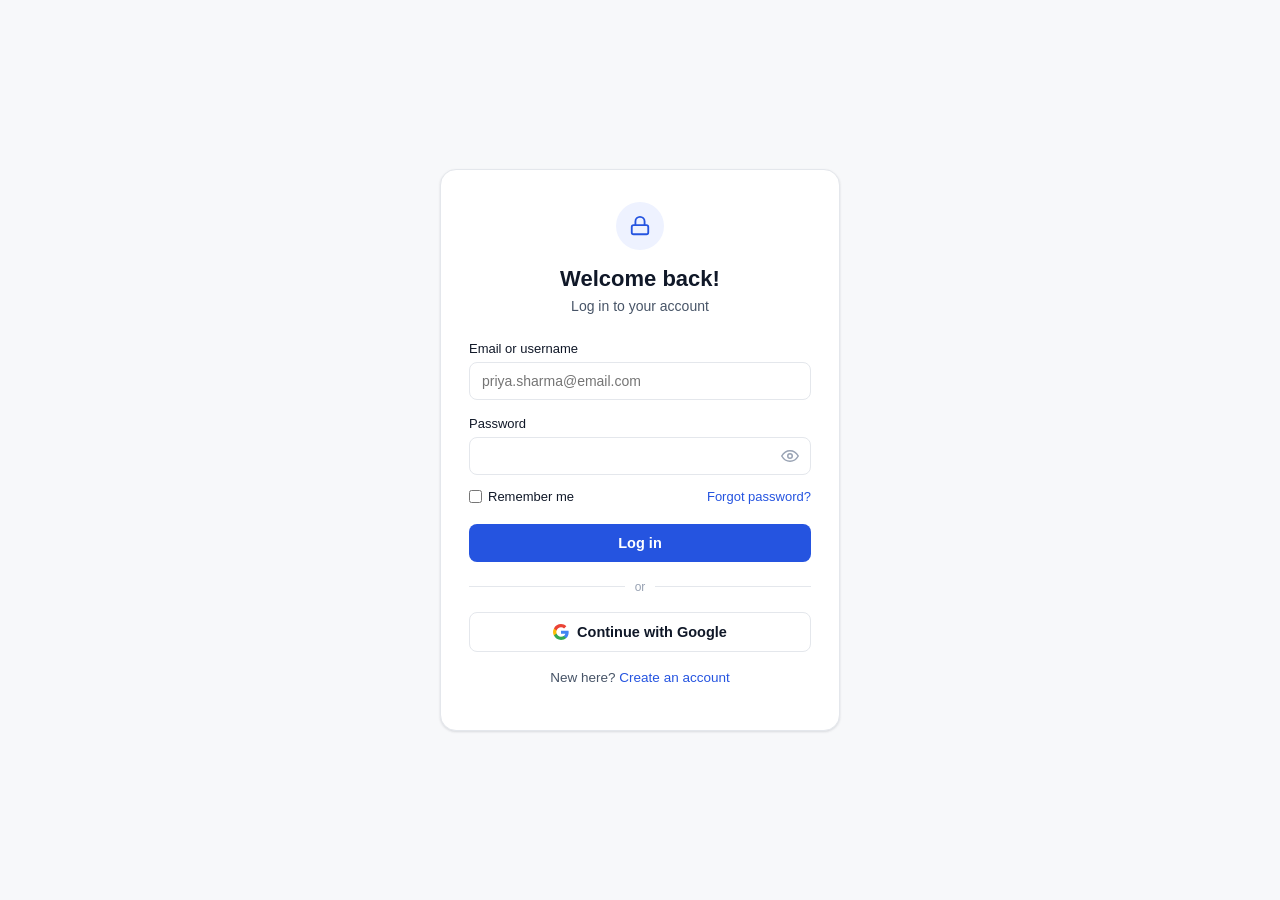
<file: index.html>
<!DOCTYPE html>
<html lang="en">
<head>
<meta charset="UTF-8" />
<meta http-equiv="refresh" content="0; url=login.html" />
<title>SecureID</title>
</head>
<body>
  <p>Redirecting to <a href="login.html">login</a>…</p>
</body>
</html>
</file>
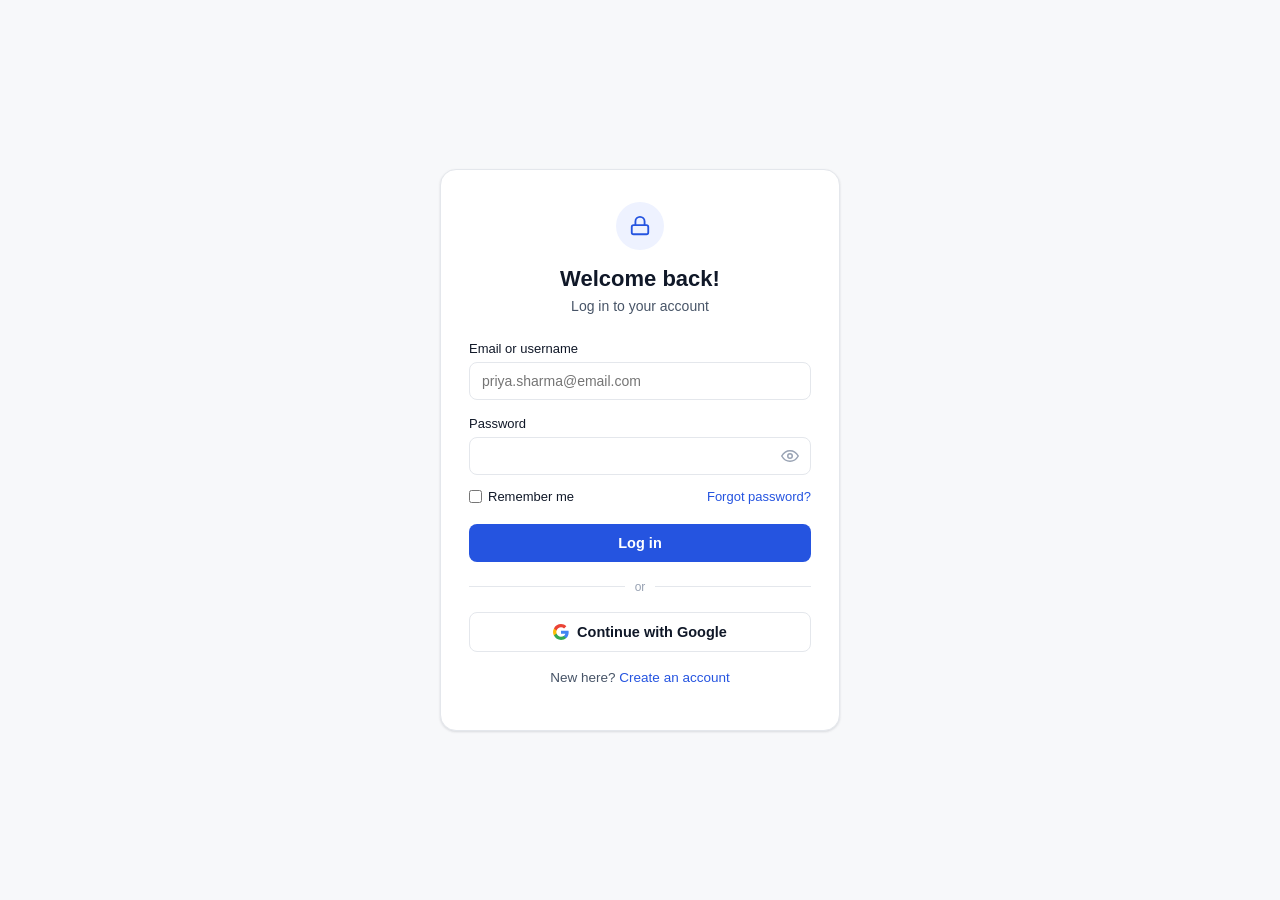
<file: dashboard.html>
<!DOCTYPE html>
<html lang="en">
<head>
<meta charset="UTF-8" />
<meta name="viewport" content="width=device-width, initial-scale=1.0" />
<title>Dashboard — SecureID</title>
<link rel="stylesheet" href="css/style.css" />
</head>
<body data-page="dashboard">
  <div class="card" style="text-align:center;">
    <div class="icon-circle success">
      <svg width="24" height="24" viewBox="0 0 24 24" fill="none" stroke="currentColor" stroke-width="2.5"><path d="M20 6 9 17l-5-5"/></svg>
    </div>
    <h1>Welcome back, <span id="welcomeName"></span>!</h1>
    <p class="subtitle">You're securely logged in.</p>
    <button type="button" class="btn btn-secondary" id="logoutBtn">Log out</button>
  </div>

  <script src="js/app.js"></script>
</body>
</html>
</file>
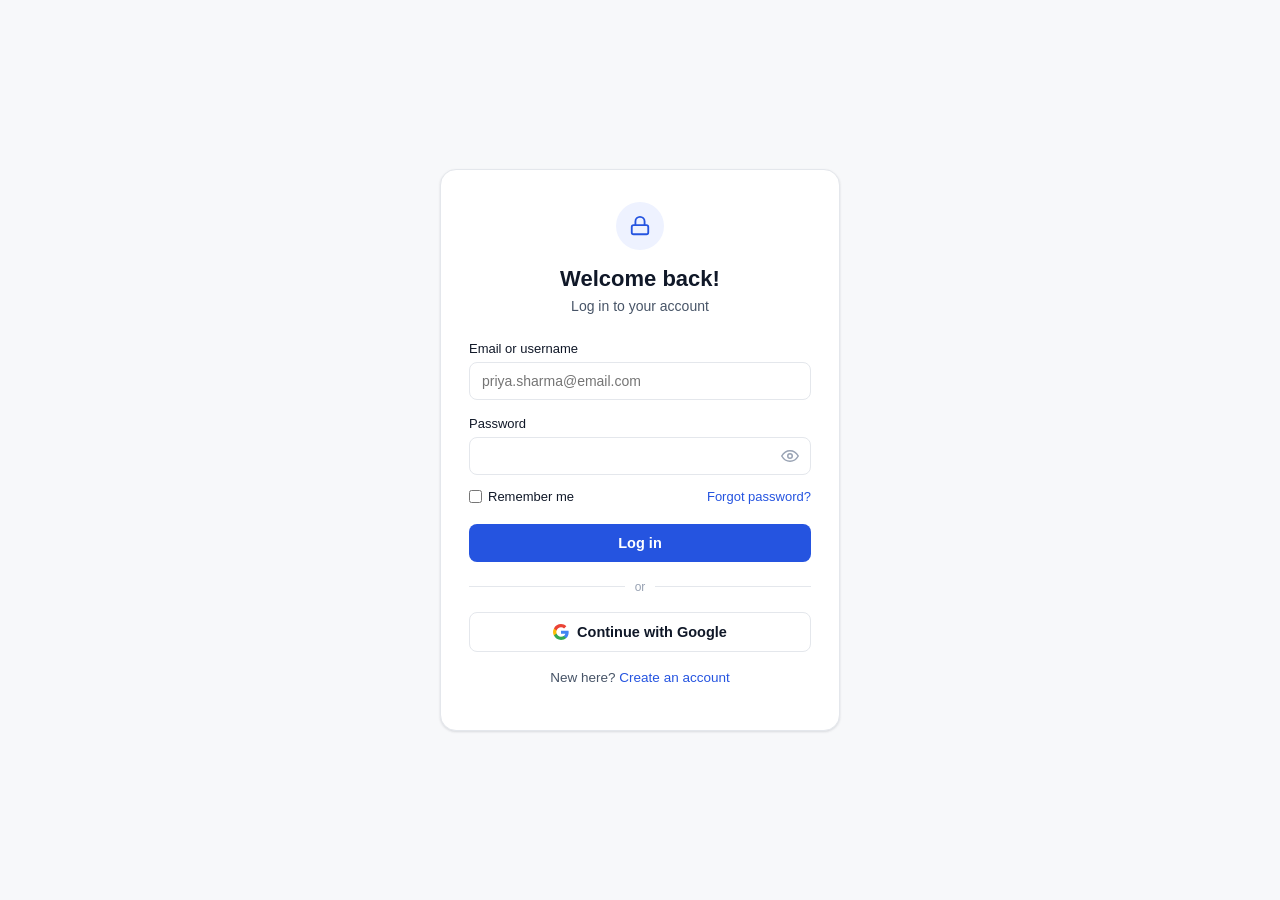
<file: login-choose-method.html>
<!DOCTYPE html>
<html lang="en">
<head>
<meta charset="UTF-8" />
<meta name="viewport" content="width=device-width, initial-scale=1.0" />
<title>Verify your identity — SecureID</title>
<link rel="stylesheet" href="css/style.css" />
</head>
<body data-page="login-choose-method">
  <div class="card">
    <div class="icon-circle">
      <svg width="22" height="22" viewBox="0 0 24 24" fill="none" stroke="currentColor" stroke-width="2"><path d="M12 2 4 5v6c0 5 3.4 9.4 8 11 4.6-1.6 8-6 8-11V5l-8-3Z"/></svg>
    </div>
    <h1>Verify your identity</h1>
    <p class="subtitle">Choose a method to continue</p>

    <div class="method-list">
      <label class="method selected" data-method="email">
        <input type="radio" name="loginMethod" checked />
        <span class="method-icon">
          <svg width="16" height="16" viewBox="0 0 24 24" fill="none" stroke="currentColor" stroke-width="2"><rect x="3" y="5" width="18" height="14" rx="2"/><path d="m3 7 9 6 9-6"/></svg>
        </span>
        <span class="method-text">
          <span class="method-title">Email OTP</span>
          <span class="method-sub">Send a code to your email</span>
        </span>
      </label>

      <label class="method" data-method="sms">
        <input type="radio" name="loginMethod" />
        <span class="method-icon">
          <svg width="16" height="16" viewBox="0 0 24 24" fill="none" stroke="currentColor" stroke-width="2"><path d="M21 15a2 2 0 0 1-2 2H7l-4 4V5a2 2 0 0 1 2-2h14a2 2 0 0 1 2 2Z"/></svg>
        </span>
        <span class="method-text">
          <span class="method-title">SMS OTP</span>
          <span class="method-sub">Send a code to your phone</span>
        </span>
      </label>

      <label class="method" data-method="authenticator">
        <input type="radio" name="loginMethod" />
        <span class="method-icon">
          <svg width="16" height="16" viewBox="0 0 24 24" fill="none" stroke="currentColor" stroke-width="2"><rect x="5" y="2" width="14" height="20" rx="2"/><path d="M9 18h6"/></svg>
        </span>
        <span class="method-text">
          <span class="method-title">Authenticator app</span>
          <span class="method-sub">Use the code from your app</span>
        </span>
      </label>
    </div>

    <button type="button" class="btn btn-primary" id="continueBtn">Continue</button>
  </div>

  <script src="js/app.js"></script>
</body>
</html>
</file>
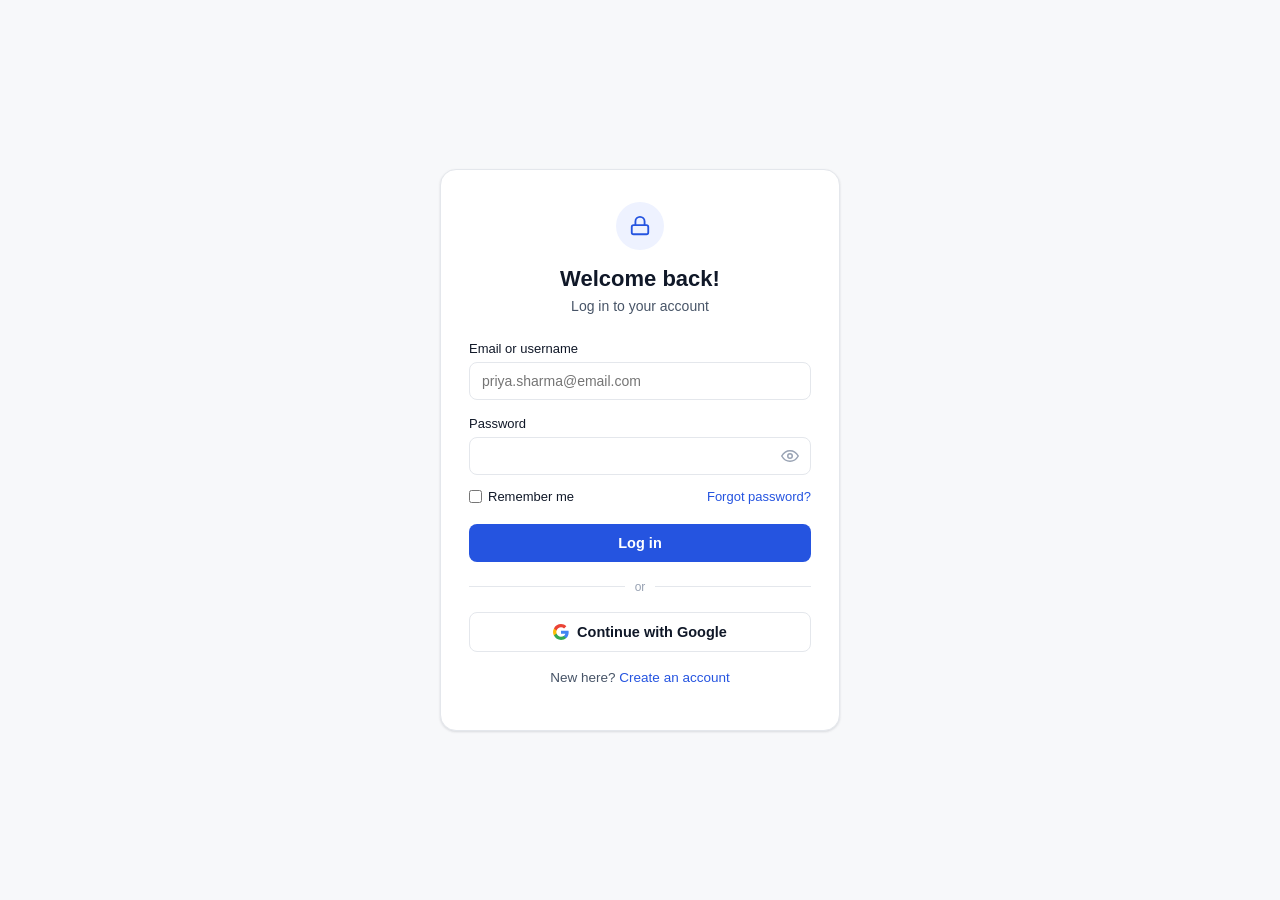
<file: login-otp.html>
<!DOCTYPE html>
<html lang="en">
<head>
<meta charset="UTF-8" />
<meta name="viewport" content="width=device-width, initial-scale=1.0" />
<title>Enter your code — SecureID</title>
<link rel="stylesheet" href="css/style.css" />
</head>
<body data-page="login-otp">
  <div class="card">
    <div class="icon-circle">
      <svg width="22" height="22" viewBox="0 0 24 24" fill="none" stroke="currentColor" stroke-width="2"><rect x="3" y="11" width="18" height="10" rx="2"/><path d="M7 11V7a5 5 0 0 1 10 0v4"/></svg>
    </div>
    <h1>Enter your code</h1>
    <p class="subtitle">Sent to <strong id="destination"></strong></p>

    <div class="demo-banner" id="demoBanner"></div>
    <div class="otp-banner" id="otpBanner" style="display:none;"></div>

    <div class="otp-row">
      <input type="text" inputmode="numeric" maxlength="1" />
      <input type="text" inputmode="numeric" maxlength="1" />
      <input type="text" inputmode="numeric" maxlength="1" />
      <input type="text" inputmode="numeric" maxlength="1" />
      <input type="text" inputmode="numeric" maxlength="1" />
      <input type="text" inputmode="numeric" maxlength="1" />
    </div>

    <div class="otp-status" id="otpStatus"></div>
    <button type="button" class="resend-btn" id="resendBtn">Resend code</button>

    <button type="button" class="btn btn-primary" id="continueBtn">Log in</button>

    <p class="resend-row" id="resendRow">
      Didn't receive the code?
      <a href="#" id="resendLink">Resend code<span id="resendTimer"></span></a>
    </p>
  </div>

  <script src="js/app.js"></script>
</body>
</html>
</file>
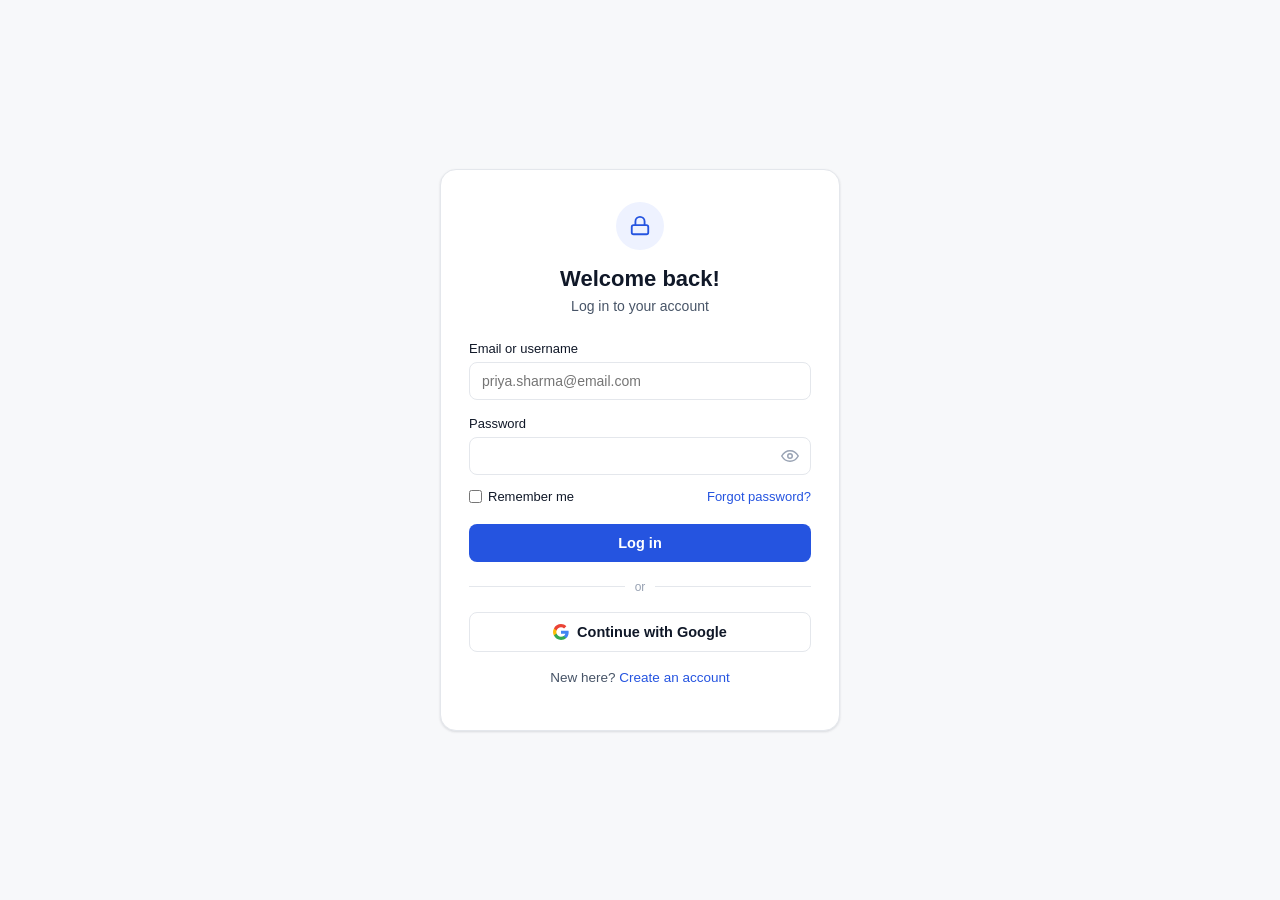
<file: login.html>
<!DOCTYPE html>
<html lang="en">
<head>
<meta charset="UTF-8" />
<meta name="viewport" content="width=device-width, initial-scale=1.0" />
<title>Welcome back — SecureID</title>
<link rel="stylesheet" href="css/style.css" />
</head>
<body data-page="login">
  <div class="card">
    <div class="icon-circle" id="loginIcon">
      <svg width="22" height="22" viewBox="0 0 24 24" fill="none" stroke="currentColor" stroke-width="2"><rect x="3" y="11" width="18" height="10" rx="2"/><path d="M7 11V7a5 5 0 0 1 10 0v4"/></svg>
    </div>
    <h1>Welcome back!</h1>
    <p class="subtitle">Log in to your account</p>

    <form id="loginForm" novalidate>
      <label for="email">Email or username</label>
      <input type="email" id="email" name="email" placeholder="priya.sharma@email.com" autocomplete="username" />

      <label for="password">Password</label>
      <div class="password-wrap">
        <input type="password" id="password" name="password" autocomplete="current-password" />
        <button type="button" class="toggle-visibility" data-target="password" aria-label="Show password">
          <svg width="18" height="18" viewBox="0 0 24 24" fill="none" stroke="currentColor" stroke-width="2"><path d="M1 12s4-7 11-7 11 7 11 7-4 7-11 7-11-7-11-7Z"/><circle cx="12" cy="12" r="3"/></svg>
        </button>
      </div>
      <div class="error-text" id="err-password"></div>

      <div style="display:flex;justify-content:space-between;align-items:center;margin-top:14px;font-size:13px;">
        <label style="display:flex;align-items:center;gap:6px;margin:0;font-weight:400;">
          <input type="checkbox" id="remember" style="margin:0;" /> Remember me
        </label>
        <a href="#" style="color:var(--blue-600);text-decoration:none;">Forgot password?</a>
      </div>

      <button type="submit" class="btn btn-primary">Log in</button>
    </form>

    <div class="divider">or</div>

    <button type="button" class="btn btn-secondary" onclick="alert('Google sign-in is not wired up in this demo.')">
      <svg width="16" height="16" viewBox="0 0 24 24"><path fill="#4285F4" d="M23.5 12.3c0-.8-.1-1.6-.2-2.3H12v4.5h6.5c-.3 1.5-1.1 2.7-2.4 3.6v3h3.9c2.3-2.1 3.5-5.2 3.5-8.8Z"/><path fill="#34A853" d="M12 24c3.2 0 6-1.1 7.9-2.9l-3.9-3c-1.1.7-2.4 1.1-4 1.1-3.1 0-5.7-2.1-6.6-4.9H1.4v3.1C3.3 21.3 7.3 24 12 24Z"/><path fill="#FBBC05" d="M5.4 14.3c-.2-.7-.4-1.5-.4-2.3s.1-1.6.4-2.3V6.6H1.4A12 12 0 0 0 0 12c0 1.9.5 3.8 1.4 5.4l4-3.1Z"/><path fill="#EA4335" d="M12 4.8c1.8 0 3.4.6 4.6 1.8l3.4-3.4C18 1.2 15.2 0 12 0 7.3 0 3.3 2.7 1.4 6.6l4 3.1C6.3 6.9 8.9 4.8 12 4.8Z"/></svg>
      Continue with Google
    </button>

    <p class="footer-link">New here? <a href="register.html">Create an account</a></p>
  </div>

  <script src="js/app.js"></script>
</body>
</html>
</file>
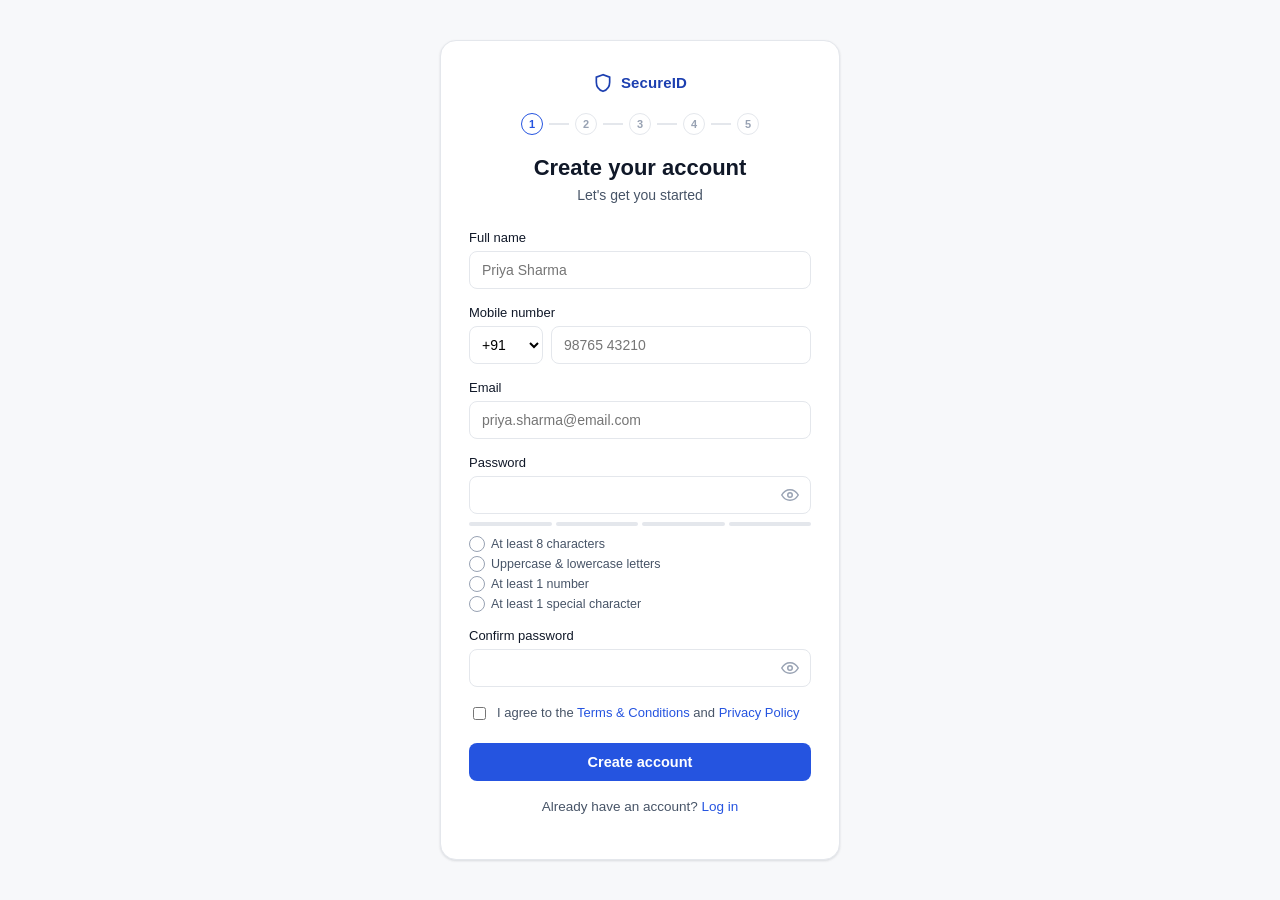
<file: mfa-setup.html>
<!DOCTYPE html>
<html lang="en">
<head>
<meta charset="UTF-8" />
<meta name="viewport" content="width=device-width, initial-scale=1.0" />
<title>Set up Multi-Factor Auth — SecureID</title>
<link rel="stylesheet" href="css/style.css" />
</head>
<body data-page="mfa-setup">
  <div class="card">
    <div class="stepper" id="stepper"></div>
    <div class="icon-circle">
      <svg width="22" height="22" viewBox="0 0 24 24" fill="none" stroke="currentColor" stroke-width="2"><rect x="3" y="11" width="18" height="10" rx="2"/><path d="M7 11V7a5 5 0 0 1 10 0v4"/></svg>
    </div>
    <h1>Set up Multi-Factor Auth</h1>
    <p class="subtitle">Choose how you'd like to protect your account</p>

    <div class="method-list">
      <label class="method selected" data-method="authenticator">
        <input type="radio" name="mfaMethod" checked />
        <span class="method-icon">
          <svg width="16" height="16" viewBox="0 0 24 24" fill="none" stroke="currentColor" stroke-width="2"><rect x="5" y="2" width="14" height="20" rx="2"/><path d="M9 18h6"/></svg>
        </span>
        <span class="method-text">
          <span class="method-title">Authenticator app</span>
          <span class="method-sub">Use Google Authenticator or a similar app</span>
        </span>
      </label>

      <label class="method" data-method="sms">
        <input type="radio" name="mfaMethod" />
        <span class="method-icon">
          <svg width="16" height="16" viewBox="0 0 24 24" fill="none" stroke="currentColor" stroke-width="2"><path d="M21 15a2 2 0 0 1-2 2H7l-4 4V5a2 2 0 0 1 2-2h14a2 2 0 0 1 2 2Z"/></svg>
        </span>
        <span class="method-text">
          <span class="method-title">SMS authentication</span>
          <span class="method-sub">Get a code by text message</span>
        </span>
      </label>

      <label class="method" data-method="email">
        <input type="radio" name="mfaMethod" />
        <span class="method-icon">
          <svg width="16" height="16" viewBox="0 0 24 24" fill="none" stroke="currentColor" stroke-width="2"><rect x="3" y="5" width="18" height="14" rx="2"/><path d="m3 7 9 6 9-6"/></svg>
        </span>
        <span class="method-text">
          <span class="method-title">Email authentication</span>
          <span class="method-sub">Get a code by email</span>
        </span>
      </label>
    </div>

    <button type="button" class="btn btn-primary" id="continueBtn">Continue</button>
  </div>

  <script src="js/app.js"></script>
</body>
</html>
</file>
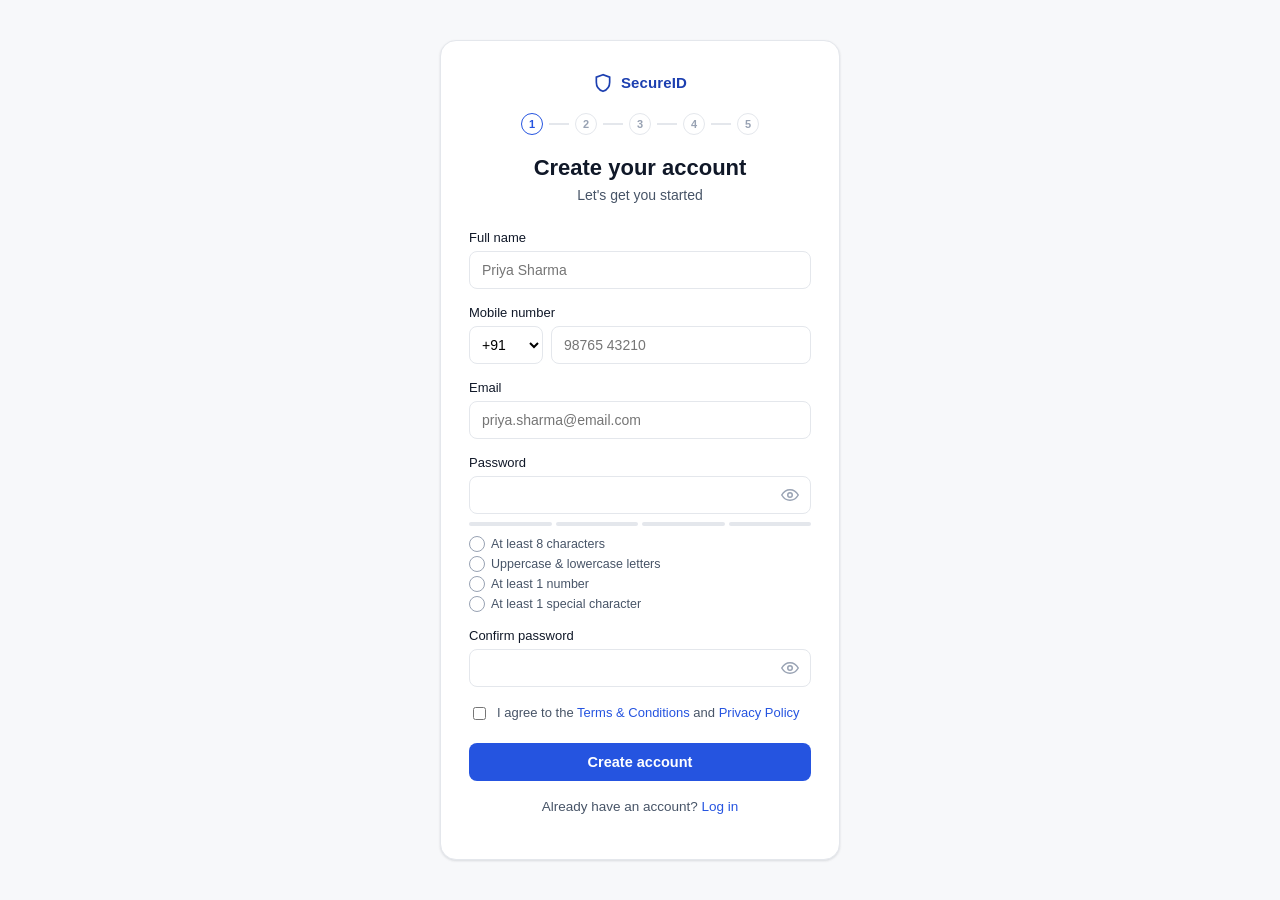
<file: mfa-verify.html>
<!DOCTYPE html>
<html lang="en">
<head>
<meta charset="UTF-8" />
<meta name="viewport" content="width=device-width, initial-scale=1.0" />
<title>Enter the 6-digit code — SecureID</title>
<link rel="stylesheet" href="css/style.css" />
</head>
<body data-page="mfa-verify">
  <div class="card">
    <div class="stepper" id="stepper"></div>
    <div class="icon-circle">
      <svg width="22" height="22" viewBox="0 0 24 24" fill="none" stroke="currentColor" stroke-width="2"><rect x="3" y="11" width="18" height="10" rx="2"/><path d="M7 11V7a5 5 0 0 1 10 0v4"/></svg>
    </div>
    <h1>Enter the 6-digit code</h1>
    <p class="subtitle">Enter the code from <strong id="destination"></strong></p>

    <div class="demo-banner" id="demoBanner"></div>
    <div class="otp-banner" id="otpBanner" style="display:none;"></div>

    <div class="otp-row">
      <input type="text" inputmode="numeric" maxlength="1" />
      <input type="text" inputmode="numeric" maxlength="1" />
      <input type="text" inputmode="numeric" maxlength="1" />
      <input type="text" inputmode="numeric" maxlength="1" />
      <input type="text" inputmode="numeric" maxlength="1" />
      <input type="text" inputmode="numeric" maxlength="1" />
    </div>

    <div class="otp-status" id="otpStatus"></div>
    <button type="button" class="resend-btn" id="resendBtn">Resend New Code</button>

    <button type="button" class="btn btn-primary" id="continueBtn">Continue to Login</button>

    <p class="resend-row" id="resendRow">
      Can't access your app?
      <a href="#" id="resendLink">Get a new code<span id="resendTimer"></span></a>
    </p>
  </div>

  <script src="js/app.js"></script>
</body>
</html>
</file>
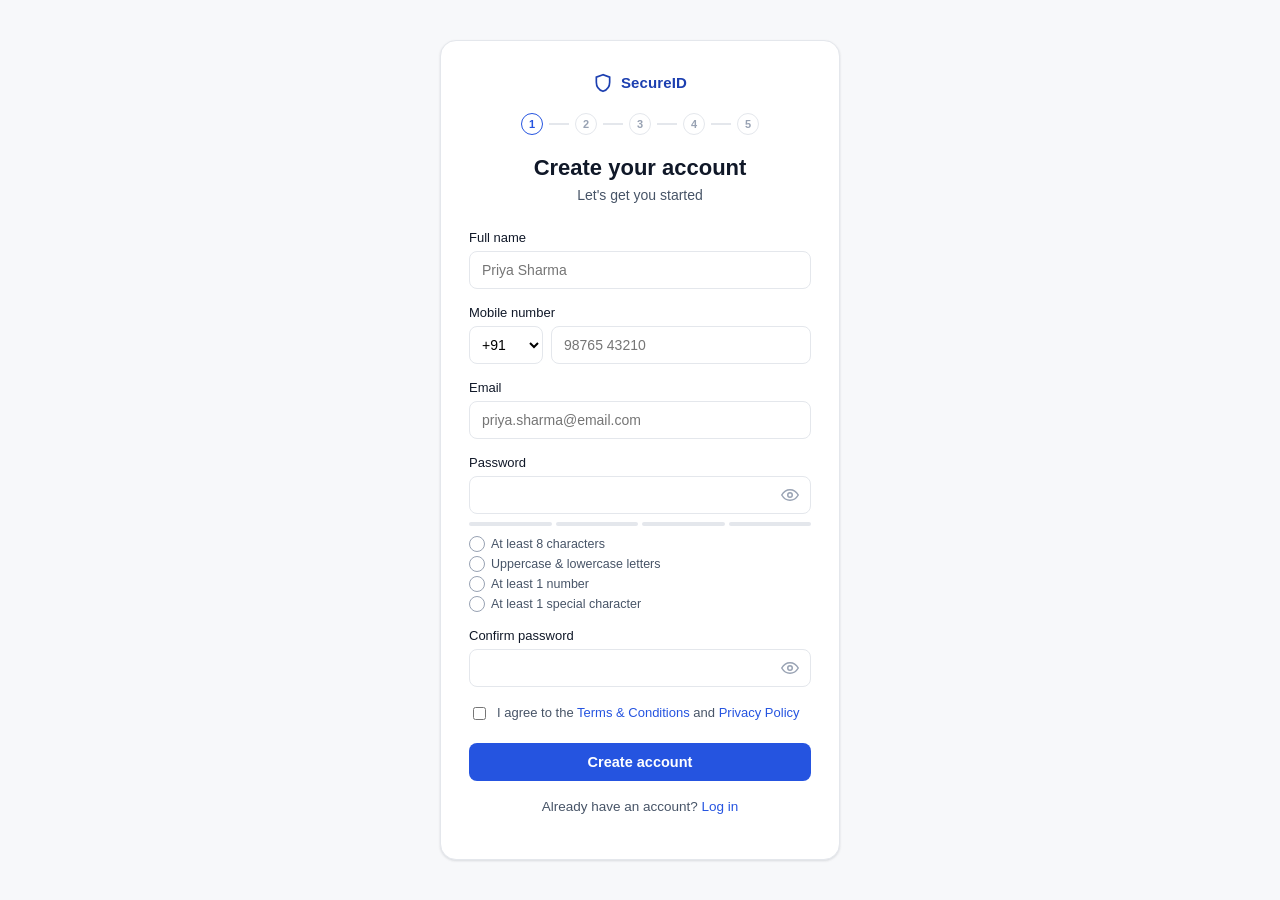
<file: register.html>
<!DOCTYPE html>
<html lang="en">
<head>
<meta charset="UTF-8" />
<meta name="viewport" content="width=device-width, initial-scale=1.0" />
<title>Create your account — SecureID</title>
<link rel="stylesheet" href="css/style.css" />
</head>
<body data-page="register">
  <div class="card">
    <div class="brand">
      <svg width="20" height="20" viewBox="0 0 24 24" fill="none" stroke="currentColor" stroke-width="2"><path d="M12 2 4 5v6c0 5 3.4 9.4 8 11 4.6-1.6 8-6 8-11V5l-8-3Z"/></svg>
      SecureID
    </div>

    <div class="stepper" id="stepper"></div>
    <h1>Create your account</h1>
    <p class="subtitle">Let's get you started</p>

    <form id="registerForm" novalidate>
      <label for="fullName">Full name</label>
      <input type="text" id="fullName" name="fullName" placeholder="Priya Sharma" autocomplete="name" />
      <div class="error-text" id="err-fullName"></div>

      <label for="phone">Mobile number</label>
      <div class="phone-row">
        <select id="countryCode" name="countryCode" aria-label="Country code">
          <option value="+91">+91</option>
          <option value="+1">+1</option>
          <option value="+44">+44</option>
          <option value="+61">+61</option>
        </select>
        <input type="tel" id="phone" name="phone" placeholder="98765 43210" autocomplete="tel" />
      </div>
      <div class="error-text" id="err-phone"></div>

      <label for="email">Email</label>
      <input type="email" id="email" name="email" placeholder="priya.sharma@email.com" autocomplete="email" />
      <div class="error-text" id="err-email"></div>

      <label for="password">Password</label>
      <div class="password-wrap">
        <input type="password" id="password" name="password" autocomplete="new-password" />
        <button type="button" class="toggle-visibility" data-target="password" aria-label="Show password">
          <svg width="18" height="18" viewBox="0 0 24 24" fill="none" stroke="currentColor" stroke-width="2"><path d="M1 12s4-7 11-7 11 7 11 7-4 7-11 7-11-7-11-7Z"/><circle cx="12" cy="12" r="3"/></svg>
        </button>
      </div>
      <div class="strength-meter"><span></span><span></span><span></span><span></span></div>
      <div class="strength-label" id="strengthLabel"></div>
      <ul class="req-list">
        <li id="req-len">At least 8 characters</li>
        <li id="req-upperLower">Uppercase &amp; lowercase letters</li>
        <li id="req-number">At least 1 number</li>
        <li id="req-special">At least 1 special character</li>
      </ul>
      <div class="error-text" id="err-password"></div>

      <label for="confirmPassword">Confirm password</label>
      <div class="password-wrap">
        <input type="password" id="confirmPassword" name="confirmPassword" autocomplete="new-password" />
        <button type="button" class="toggle-visibility" data-target="confirmPassword" aria-label="Show password">
          <svg width="18" height="18" viewBox="0 0 24 24" fill="none" stroke="currentColor" stroke-width="2"><path d="M1 12s4-7 11-7 11 7 11 7-4 7-11 7-11-7-11-7Z"/><circle cx="12" cy="12" r="3"/></svg>
        </button>
      </div>
      <div class="error-text" id="err-confirmPassword"></div>

      <div class="checkbox-row">
        <input type="checkbox" id="terms" name="terms" />
        <label for="terms" style="margin:0;font-weight:400;">
          I agree to the <a href="#">Terms &amp; Conditions</a> and <a href="#">Privacy Policy</a>
        </label>
      </div>
      <div class="error-text" id="err-terms"></div>

      <button type="submit" class="btn btn-primary">Create account</button>
    </form>

    <p class="footer-link">Already have an account? <a href="login.html">Log in</a></p>
  </div>

  <script src="js/app.js"></script>
</body>
</html>
</file>
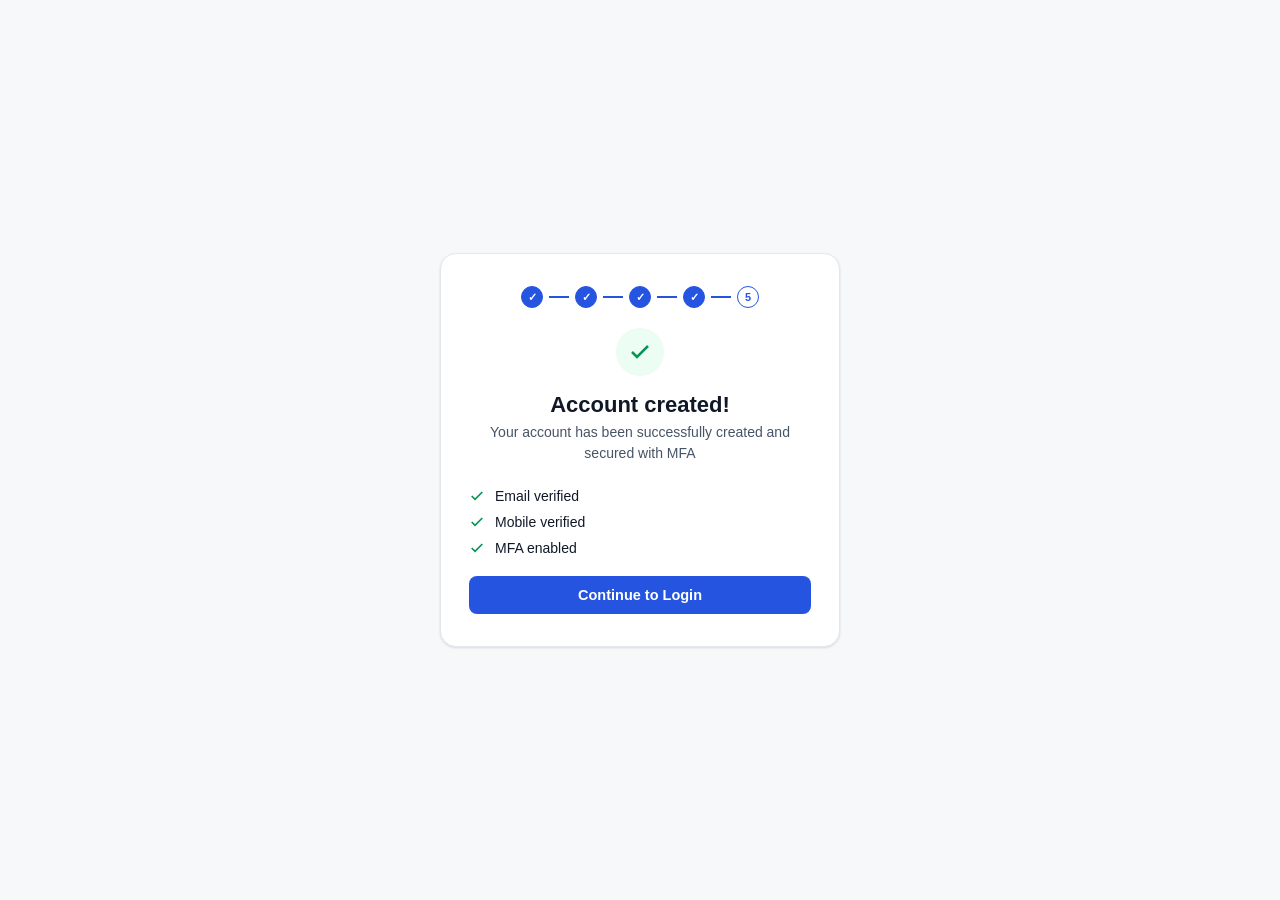
<file: success.html>
<!DOCTYPE html>
<html lang="en">
<head>
<meta charset="UTF-8" />
<meta name="viewport" content="width=device-width, initial-scale=1.0" />
<title>Account created — SecureID</title>
<link rel="stylesheet" href="css/style.css" />
</head>
<body data-page="success">
  <div class="card" style="text-align:center;">
    <div class="stepper" id="stepper"></div>
    <div class="icon-circle success">
      <svg width="24" height="24" viewBox="0 0 24 24" fill="none" stroke="currentColor" stroke-width="2.5"><path d="M20 6 9 17l-5-5"/></svg>
    </div>
    <h1>Account created!</h1>
    <p class="subtitle">Your account has been successfully created and secured with MFA</p>

    <ul class="check-list" style="text-align:left;">
      <li><svg width="16" height="16" viewBox="0 0 24 24" fill="none" stroke="currentColor" stroke-width="2.5"><path d="M20 6 9 17l-5-5"/></svg> Email verified</li>
      <li><svg width="16" height="16" viewBox="0 0 24 24" fill="none" stroke="currentColor" stroke-width="2.5"><path d="M20 6 9 17l-5-5"/></svg> Mobile verified</li>
      <li><svg width="16" height="16" viewBox="0 0 24 24" fill="none" stroke="currentColor" stroke-width="2.5"><path d="M20 6 9 17l-5-5"/></svg> MFA enabled</li>
    </ul>

    <a href="login.html" class="btn btn-primary" style="display:block;text-decoration:none;text-align:center;">Continue to Login</a>
  </div>

  <script src="js/app.js"></script>
</body>
</html>
</file>
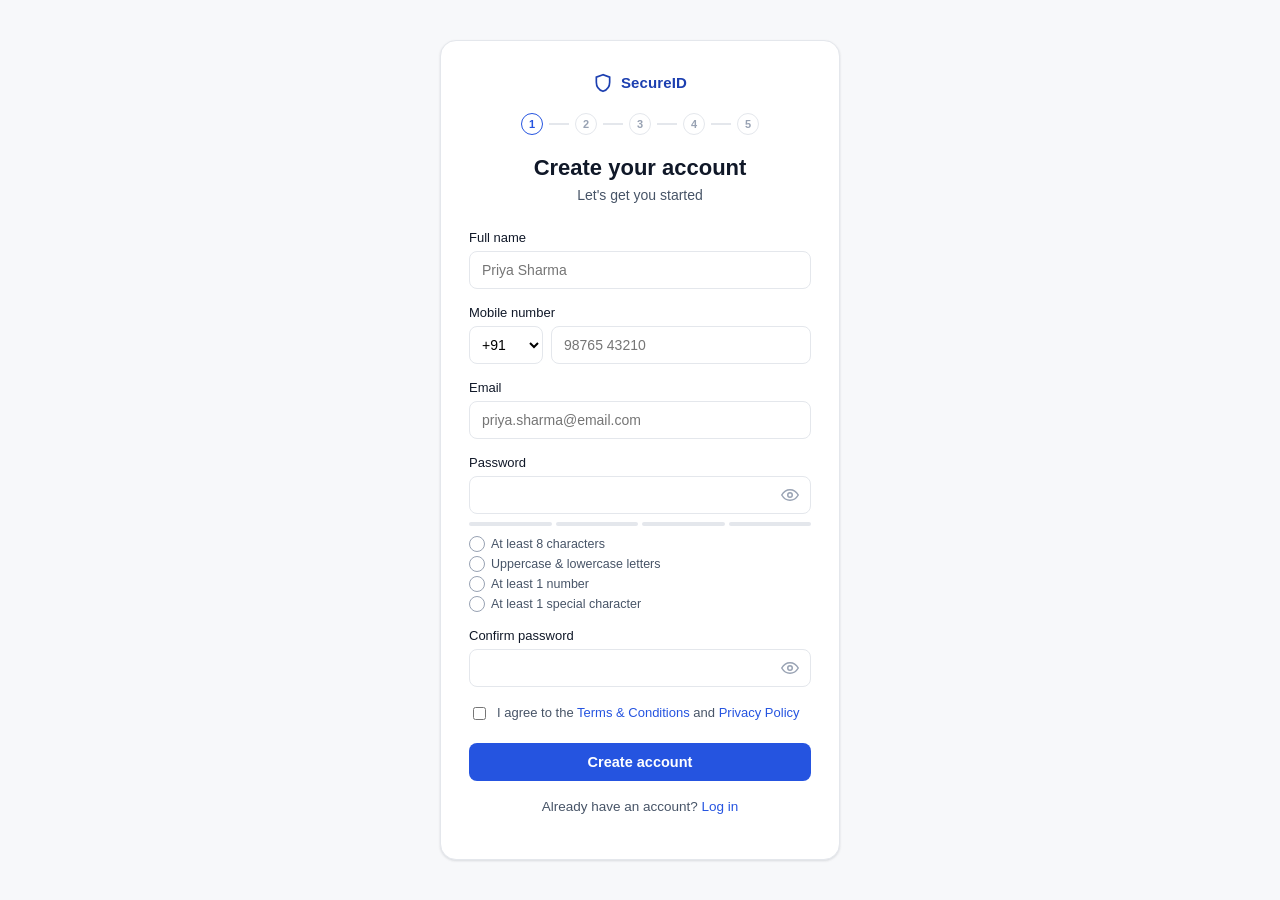
<file: verify-email.html>
<!DOCTYPE html>
<html lang="en">
<head>
<meta charset="UTF-8" />
<meta name="viewport" content="width=device-width, initial-scale=1.0" />
<title>Verify your email — SecureID</title>
<link rel="stylesheet" href="css/style.css" />
</head>
<body data-page="verify-email">
  <div class="card">
    <div class="stepper" id="stepper"></div>
    <div class="icon-circle">
      <svg width="22" height="22" viewBox="0 0 24 24" fill="none" stroke="currentColor" stroke-width="2"><rect x="3" y="5" width="18" height="14" rx="2"/><path d="m3 7 9 6 9-6"/></svg>
    </div>
    <h1>Verify your email</h1>
    <p class="subtitle">We've sent a 6-digit code to<br /><strong id="destination"></strong></p>

    <div class="demo-banner" id="demoBanner"></div>
    <div class="otp-banner" id="otpBanner" style="display:none;"></div>

    <div class="otp-row">
      <input type="text" inputmode="numeric" maxlength="1" />
      <input type="text" inputmode="numeric" maxlength="1" />
      <input type="text" inputmode="numeric" maxlength="1" />
      <input type="text" inputmode="numeric" maxlength="1" />
      <input type="text" inputmode="numeric" maxlength="1" />
      <input type="text" inputmode="numeric" maxlength="1" />
    </div>

    <div class="otp-status" id="otpStatus"></div>
    <button type="button" class="resend-btn" id="resendBtn">Resend New Code</button>

    <button type="button" class="btn btn-primary" id="continueBtn">Verify</button>

    <p class="resend-row">
      Didn't receive the code?
      <a href="#" id="resendLink">Resend code<span id="resendTimer"></span></a>
    </p>
  </div>

  <script src="js/app.js"></script>
</body>
</html>
</file>
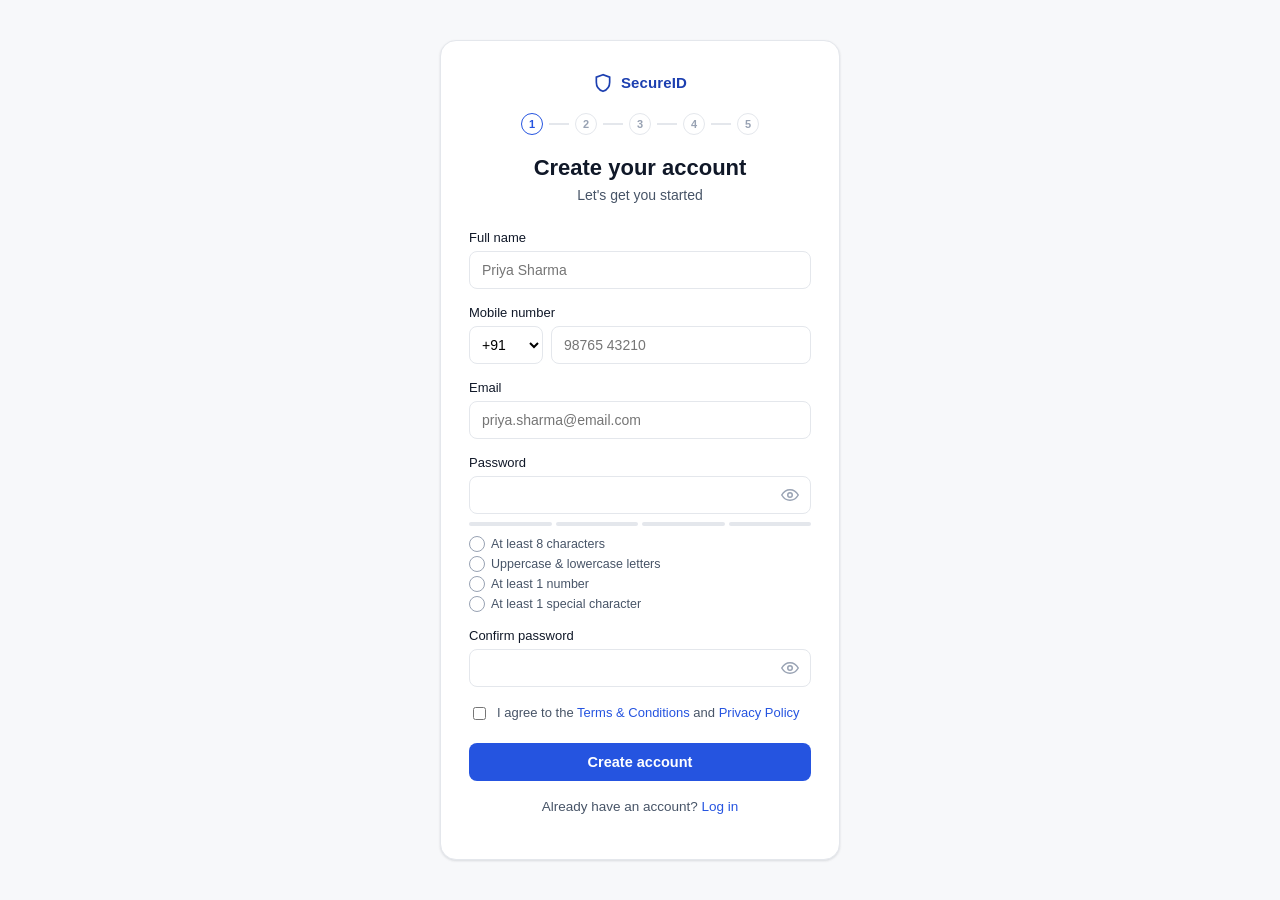
<file: verify-mobile.html>
<!DOCTYPE html>
<html lang="en">
<head>
<meta charset="UTF-8" />
<meta name="viewport" content="width=device-width, initial-scale=1.0" />
<title>Verify your mobile — SecureID</title>
<link rel="stylesheet" href="css/style.css" />
</head>
<body data-page="verify-mobile">
  <div class="card">
    <div class="stepper" id="stepper"></div>
    <div class="icon-circle">
      <svg width="22" height="22" viewBox="0 0 24 24" fill="none" stroke="currentColor" stroke-width="2"><rect x="6" y="2" width="12" height="20" rx="2"/><path d="M11 18h2"/></svg>
    </div>
    <h1>Verify your mobile</h1>
    <p class="subtitle">We've sent a 6-digit code to<br /><strong id="destination"></strong></p>
    <p class="change-number">Wrong number? <a href="register.html" class="inline-link">Change</a></p>

    <div class="demo-banner" id="demoBanner"></div>
    <div class="otp-banner" id="otpBanner" style="display:none;"></div>

    <div class="otp-row">
      <input type="text" inputmode="numeric" maxlength="1" />
      <input type="text" inputmode="numeric" maxlength="1" />
      <input type="text" inputmode="numeric" maxlength="1" />
      <input type="text" inputmode="numeric" maxlength="1" />
      <input type="text" inputmode="numeric" maxlength="1" />
      <input type="text" inputmode="numeric" maxlength="1" />
    </div>

    <div class="otp-status" id="otpStatus"></div>
    <button type="button" class="resend-btn" id="resendBtn">Resend New Code</button>

    <button type="button" class="btn btn-primary" id="continueBtn">Verify</button>

    <p class="resend-row">
      Didn't receive the code?
      <a href="#" id="resendLink">Resend code<span id="resendTimer"></span></a>
    </p>
  </div>

  <script src="js/app.js"></script>
</body>
</html>
</file>
<file: css/style.css>
/* ============================================================
   SecureID — shared stylesheet
   One file, used by every screen (register, verify, login...)
   ============================================================ */

:root {
  --blue-600: #2554e0;
  --blue-700: #1c3fb0;
  --blue-50:  #eef2ff;
  --ink-900:  #101828;
  --ink-600:  #475467;
  --ink-400:  #98a2b3;
  --line:     #e4e7ec;
  --red-600:  #d92d20;
  --red-50:   #fef3f2;
  --green-600:#079455;
  --green-50: #ecfdf3;
  --amber-600:#b54708;
  --amber-50: #fffaeb;
  --radius:   10px;
  --shadow:   0 1px 2px rgba(16,24,40,.05), 0 1px 3px rgba(16,24,40,.08);
  font-size: 16px;
}

* { box-sizing: border-box; }

body {
  margin: 0;
  font-family: "Inter", -apple-system, BlinkMacSystemFont, "Segoe UI", Roboto, sans-serif;
  background: #f7f8fa;
  color: var(--ink-900);
  min-height: 100vh;
  display: flex;
  align-items: center;
  justify-content: center;
  padding: 32px 16px;
}

.card {
  width: 100%;
  max-width: 400px;
  background: #fff;
  border: 1px solid var(--line);
  border-radius: 16px;
  box-shadow: var(--shadow);
  padding: 32px 28px;
}

.brand {
  display: flex;
  align-items: center;
  gap: 8px;
  justify-content: center;
  margin-bottom: 20px;
  color: var(--blue-700);
  font-weight: 700;
  font-size: 15px;
  letter-spacing: .01em;
}
.brand svg { flex-shrink: 0; }

.icon-circle {
  width: 48px;
  height: 48px;
  border-radius: 50%;
  display: flex;
  align-items: center;
  justify-content: center;
  margin: 0 auto 16px;
  background: var(--blue-50);
  color: var(--blue-600);
}
.icon-circle.success { background: var(--green-50); color: var(--green-600); }
.icon-circle.error    { background: var(--red-50);   color: var(--red-600); }

h1 {
  font-size: 22px;
  font-weight: 600;
  text-align: center;
  margin: 0 0 4px;
}

.subtitle {
  text-align: center;
  color: var(--ink-600);
  font-size: 14px;
  margin: 0 0 24px;
  line-height: 1.5;
}
.subtitle strong { color: var(--ink-900); }

label {
  display: block;
  font-size: 13px;
  font-weight: 500;
  margin: 16px 0 6px;
}
label:first-of-type { margin-top: 0; }

input[type="text"],
input[type="email"],
input[type="tel"],
input[type="password"] {
  width: 100%;
  padding: 10px 12px;
  border: 1px solid var(--line);
  border-radius: 8px;
  font-size: 14px;
  font-family: inherit;
  background: #fff;
  transition: border-color .15s;
}
input:focus { outline: none; border-color: var(--blue-600); box-shadow: 0 0 0 3px var(--blue-50); }
input.field-error { border-color: var(--red-600); }
input.field-error:focus { box-shadow: 0 0 0 3px var(--red-50); }

.password-wrap { position: relative; }
.password-wrap input { padding-right: 40px; }
.toggle-visibility {
  position: absolute;
  right: 8px;
  top: 50%;
  transform: translateY(-50%);
  background: none;
  border: none;
  cursor: pointer;
  color: var(--ink-400);
  padding: 4px;
  display: flex;
}
.toggle-visibility:hover { color: var(--ink-600); }

.strength-meter {
  display: flex;
  gap: 4px;
  margin-top: 8px;
}
.strength-meter span {
  height: 4px;
  flex: 1;
  border-radius: 2px;
  background: var(--line);
  transition: background .15s;
}
.strength-label {
  font-size: 12px;
  margin-top: 6px;
  color: var(--ink-600);
}
.strength-label.weak   { color: var(--red-600); }
.strength-label.medium { color: var(--amber-600); }
.strength-label.strong { color: var(--green-600); }

.req-list {
  list-style: none;
  padding: 0;
  margin: 10px 0 0;
  font-size: 12.5px;
  color: var(--ink-600);
  display: grid;
  gap: 4px;
}
.req-list li { display: flex; align-items: center; gap: 6px; }
.req-list li::before {
  content: "";
  width: 14px; height: 14px;
  border-radius: 50%;
  border: 1.5px solid var(--ink-400);
  flex-shrink: 0;
}
.req-list li.met { color: var(--green-600); }
.req-list li.met::before {
  content: "✓";
  border-color: var(--green-600);
  background: var(--green-600);
  color: #fff;
  font-size: 9px;
  display: flex; align-items: center; justify-content: center;
}

.error-text {
  color: var(--red-600);
  font-size: 12.5px;
  margin-top: 6px;
  display: none;
}
.error-text.show { display: block; }

.checkbox-row {
  display: flex;
  align-items: flex-start;
  gap: 8px;
  margin-top: 18px;
  font-size: 13px;
  color: var(--ink-600);
}
.checkbox-row input { margin-top: 2px; }
.checkbox-row a { color: var(--blue-600); text-decoration: none; }
.checkbox-row a:hover { text-decoration: underline; }

.btn {
  width: 100%;
  padding: 11px 16px;
  border-radius: 8px;
  border: none;
  font-size: 14.5px;
  font-weight: 600;
  cursor: pointer;
  font-family: inherit;
  transition: background .15s, opacity .15s;
}
.btn-primary {
  background: var(--blue-600);
  color: #fff;
  margin-top: 20px;
}
.btn-primary:hover:not(:disabled) { background: var(--blue-700); }
.btn-primary:disabled { opacity: .5; cursor: not-allowed; }

.btn-secondary {
  background: #fff;
  color: var(--ink-900);
  border: 1px solid var(--line);
  display: flex;
  align-items: center;
  justify-content: center;
  gap: 8px;
  margin-top: 10px;
}
.btn-secondary:hover { background: #f9fafb; }

.divider {
  display: flex;
  align-items: center;
  gap: 10px;
  margin: 18px 0;
  color: var(--ink-400);
  font-size: 12px;
}
.divider::before, .divider::after {
  content: "";
  flex: 1;
  height: 1px;
  background: var(--line);
}

.footer-link {
  text-align: center;
  font-size: 13.5px;
  color: var(--ink-600);
  margin-top: 18px;
}
.footer-link a { color: var(--blue-600); font-weight: 500; text-decoration: none; }
.footer-link a:hover { text-decoration: underline; }

/* ---- OTP boxes ---- */
.otp-row {
  display: flex;
  gap: 8px;
  justify-content: center;
  margin: 4px 0 10px;
}
.otp-row input {
  width: 44px;
  height: 52px;
  text-align: center;
  font-size: 20px;
  font-weight: 600;
  padding: 0;
}

.otp-status {
  text-align: center;
  font-size: 13px;
  color: var(--ink-600);
  margin-bottom: 4px;
}
.otp-status.expired { color: var(--red-600); font-weight: 500; }
.otp-status .timer { font-variant-numeric: tabular-nums; font-weight: 600; }

.otp-banner {
  text-align: center;
  font-size: 13px;
  padding: 10px 12px;
  border-radius: 8px;
  margin-bottom: 4px;
}
.otp-banner.info    { background: var(--blue-50); color: var(--blue-700); }
.otp-banner.error   { background: var(--red-50); color: var(--red-600); }
.otp-banner.locked  { background: var(--amber-50); color: var(--amber-600); }

.resend-row {
  text-align: center;
  font-size: 13px;
  margin-top: 6px;
}
.resend-row a { color: var(--blue-600); text-decoration: none; font-weight: 500; }
.resend-row a.disabled { color: var(--ink-400); pointer-events: none; }
.resend-row a:hover:not(.disabled) { text-decoration: underline; }

.back-link {
  display: inline-flex;
  align-items: center;
  gap: 4px;
  font-size: 13px;
  color: var(--ink-600);
  text-decoration: none;
  margin-bottom: 16px;
}
.back-link:hover { color: var(--ink-900); }

/* ---- MFA method / choose-method list ---- */
.method-list { display: grid; gap: 10px; margin-top: 4px; }
.method {
  display: flex;
  align-items: center;
  gap: 12px;
  border: 1.5px solid var(--line);
  border-radius: 10px;
  padding: 12px 14px;
  cursor: pointer;
  transition: border-color .15s, background .15s;
}
.method:hover { border-color: var(--ink-400); }
.method.selected { border-color: var(--blue-600); background: var(--blue-50); }
.method input { margin: 0; accent-color: var(--blue-600); }
.method-icon {
  width: 32px; height: 32px; border-radius: 8px;
  display: flex; align-items: center; justify-content: center;
  background: #fff; border: 1px solid var(--line); flex-shrink: 0;
  color: var(--blue-600);
}
.method-text { flex: 1; }
.method-title { font-size: 14px; font-weight: 600; }
.method-sub { font-size: 12.5px; color: var(--ink-600); }

/* ---- QR / secret box ---- */
.qr-box {
  display: flex;
  justify-content: center;
  margin: 16px 0;
  padding: 16px;
  background: #fff;
  border: 1px solid var(--line);
  border-radius: 10px;
}
.secret-box {
  background: var(--blue-50);
  border-radius: 8px;
  padding: 10px 12px;
  text-align: center;
  font-family: "SFMono-Regular", Consolas, monospace;
  font-size: 14px;
  letter-spacing: .05em;
  color: var(--blue-700);
  margin-bottom: 4px;
  word-break: break-all;
}

/* ---- success checklist ---- */
.check-list { list-style: none; padding: 0; margin: 18px 0 0; display: grid; gap: 10px; }
.check-list li { display: flex; align-items: center; gap: 10px; font-size: 14px; }
.check-list li svg { color: var(--green-600); flex-shrink: 0; }

/* ---- generic banner used across pages for demo OTP ---- */
.demo-banner {
  border: 1px dashed var(--ink-400);
  border-radius: 8px;
  padding: 8px 10px;
  font-size: 12px;
  color: var(--ink-600);
  text-align: center;
  margin-bottom: 14px;
  background: #fafafa;
}
.demo-banner b { color: var(--ink-900); letter-spacing: .05em; }

/* ---- registration stepper ---- */
.stepper {
  display: flex;
  align-items: center;
  justify-content: center;
  gap: 6px;
  margin-bottom: 20px;
}
.stepper .dot {
  width: 22px; height: 22px;
  border-radius: 50%;
  border: 1.5px solid var(--line);
  color: var(--ink-400);
  font-size: 11px;
  font-weight: 700;
  display: flex; align-items: center; justify-content: center;
  flex-shrink: 0;
}
.stepper .dot.done { background: var(--blue-600); border-color: var(--blue-600); color: #fff; }
.stepper .dot.current { border-color: var(--blue-600); color: var(--blue-600); }
.stepper .bar { width: 20px; height: 2px; background: var(--line); }
.stepper .bar.done { background: var(--blue-600); }

/* ---- phone field: country code + number ---- */
.phone-row { display: flex; gap: 8px; }
.phone-row select {
  border: 1px solid var(--line);
  border-radius: 8px;
  padding: 0 8px;
  font-size: 14px;
  font-family: inherit;
  background: #fff;
  flex-shrink: 0;
  width: 74px;
}
.phone-row input { flex: 1; }

/* ---- change-number / setup-key style links ---- */
.inline-link {
  color: var(--blue-600);
  text-decoration: none;
  font-weight: 500;
}
.inline-link:hover { text-decoration: underline; }
.change-number {
  text-align: center;
  font-size: 12.5px;
  color: var(--ink-600);
  margin-top: -2px;
  margin-bottom: 4px;
}

/* full-width resend button, shown once a code has fully expired */
.resend-btn {
  width: 100%;
  padding: 10px;
  margin: 4px 0 10px;
  border: none;
  border-radius: 8px;
  background: var(--blue-600);
  color: #fff;
  font-weight: 600;
  font-size: 14px;
  cursor: pointer;
  display: none;
}
.resend-btn:hover { background: var(--blue-700); }
.resend-btn.show { display: block; }
.resend-row.hidden-row { display: none; }

@media (max-width: 420px) {
  .card { padding: 26px 18px; }
  .otp-row input { width: 40px; height: 48px; font-size: 18px; }
}
</file>
